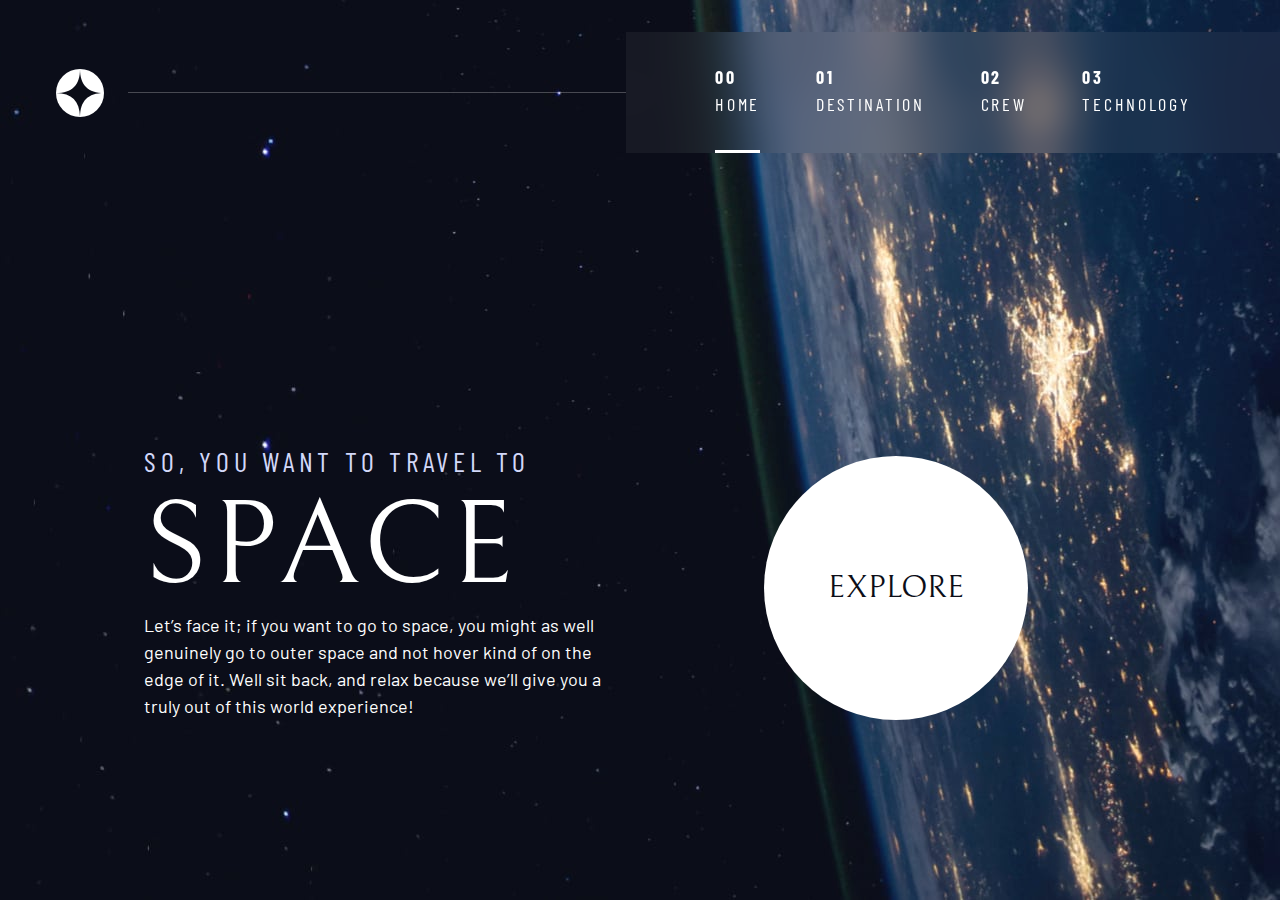
<file: index.html>
<!DOCTYPE html>
<html lang="en">
  <head>
    <meta charset="UTF-8" />
    <meta name="viewport" content="width=device-width, initial-scale=1.0" />

    <link
      rel="icon"
      type="image/png"
      sizes="32x32"
      href="./assets/favicon-32x32.png"
    />
    <!-- Google fonts -->
    <link rel="preconnect" href="https://fonts.googleapis.com" />
    <link rel="preconnect" href="https://fonts.gstatic.com" crossorigin />
    <link
      href="https://fonts.googleapis.com/css2?family=Barlow+Condensed:wght@400;700&family=Bellefair&family=Barlow:wght@400;700&display=swap"
      rel="stylesheet"
    />

    <!-- Our custom CSS -->
    <link rel="stylesheet" href="index.css" />
    <title>Frontend Mentor | Space tourism website</title>
  </head>

  <body class="home">
    <a class="skip-to-content" href="#main">Skip to content</a>
    <header class="primary-header flex">
      <div>
        <img
          src="./assets/shared/logo.svg"
          alt="space tourism logo"
          class="logo"
        />
      </div>
      <button
        id="hamburger"
        class="mobile-nav-toggle"
        aria-controls="primary-navigation"
      >
        <span class="sr-only" aria-expanded="false">Menu</span>
      </button>
      <nav>
        <ul
          id="primary-navigation"
          data-visible="false"
          class="primary-navigation underline-indicators flex"
        >
          <li class="active">
            <a
              class="ff-sans-cond uppercase text-white letter-spacing-2"
              href="index.html"
              ><span aria-hidden="true">00</span> Home</a
            >
          </li>
          <li>
            <a
              class="ff-sans-cond uppercase text-white letter-spacing-2"
              href="destination.html"
              ><span aria-hidden="true">01</span> Destination</a
            >
          </li>
          <li>
            <a
              class="ff-sans-cond uppercase text-white letter-spacing-2"
              href="crew.html"
              ><span aria-hidden="true">02</span> Crew</a
            >
          </li>
          <li>
            <a
              class="ff-sans-cond uppercase text-white letter-spacing-2"
              href="technology.html"
              ><span aria-hidden="true">03</span> Technology</a
            >
          </li>
        </ul>
      </nav>
    </header>

    <main id="main" class="grid-container grid-container--home">
      <div>
        <h1 class="text-accent fs-500 ff-sans-cond uppercase letter-spacing-1">
          So, you want to travel to
          <span class="fs-900 ff-serif text-white d-block">Space</span>
        </h1>
        <p>
          Let’s face it; if you want to go to space, you might as well genuinely
          go to outer space and not hover kind of on the edge of it. Well sit
          back, and relax because we’ll give you a truly out of this world
          experience!
        </p>
      </div>
      <div>
        <a
          href="destination.html"
          class="large-button uppercase ff-serif text-dark bg-white"
          >Explore</a
        >
      </div>
    </main>

    <script src="./navigation.js"></script>
  </body>
</html>
</file>
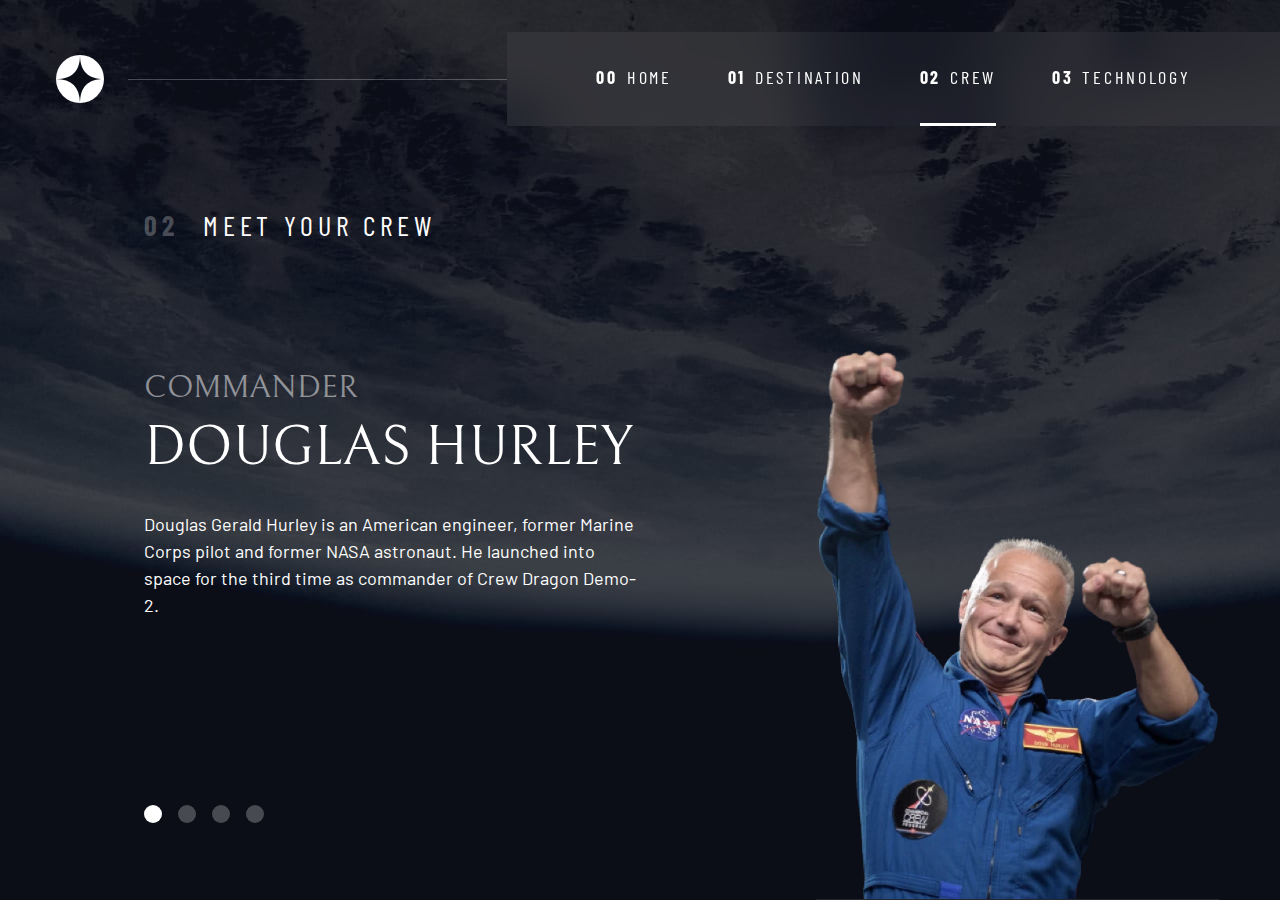
<file: crew.html>
<!DOCTYPE html>
<html lang="en">
  <head>
    <meta charset="UTF-8" />
    <meta name="viewport" content="width=device-width, initial-scale=1.0" />

    <link
      rel="icon"
      type="image/png"
      sizes="32x32"
      href="./assets/favicon-32x32.png"
    />

    <!-- Google fonts -->
    <link rel="preconnect" href="https://fonts.googleapis.com" />
    <link rel="preconnect" href="https://fonts.gstatic.com" crossorigin />
    <link
      href="https://fonts.googleapis.com/css2?family=Barlow+Condensed:wght@400;700&family=Bellefair&family=Barlow:wght@400;700&display=swap"
      rel="stylesheet"
    />

    <!-- Our custom CSS -->
    <link rel="stylesheet" href="index.css" />
    <title>Frontend Mentor | Space tourism website</title>
  </head>

  <body class="crew">
    <a class="skip-to-content" href="#main">Skip to content</a>
    <header class="primary-header flex">
      <div>
        <img
          src="./assets/shared/logo.svg"
          alt="space tourism logo"
          class="logo"
        />
      </div>
      <button class="mobile-nav-toggle" aria-controls="primary-navigation">
        <span class="sr-only" aria-expanded="false">Menu</span>
      </button>
      <nav>
        <ul
          id="primary-navigation"
          data-visible="false"
          class="primary-navigation underline-indicators flex"
        >
          <li>
            <a
              class="ff-sans-cond uppercase text-white letter-spacing-2"
              href="index.html"
              ><span aria-hidden="true">00</span>Home</a
            >
          </li>
          <li>
            <a
              class="ff-sans-cond uppercase text-white letter-spacing-2"
              href="destination.html"
              ><span aria-hidden="true">01</span>Destination</a
            >
          </li>
          <li class="active">
            <a
              class="ff-sans-cond uppercase text-white letter-spacing-2"
              href="crew.html"
              ><span aria-hidden="true">02</span>Crew</a
            >
          </li>
          <li>
            <a
              class="ff-sans-cond uppercase text-white letter-spacing-2"
              href="technology.html"
              ><span aria-hidden="true">03</span>Technology</a
            >
          </li>
        </ul>
      </nav>
    </header>

    <main id="main" class="grid-container grid-container--crew flow">
      <h1 class="numbered-title">
        <span aria-hidden="true">02</span> Meet your crew
      </h1>

      <div
        class="dot-indicators flex"
        role="tablist"
        aria-label="crew member list"
      >
        <button
          aria-selected="true"
          aria-controls="commander-tab"
          role="tab"
          data-image="commander-image"
          tabindex="0"
        >
          <span class="sr-only">The commander</span>
        </button>
        <button
          aria-selected="false"
          aria-controls="mission-tab"
          role="tab"
          data-image="mission-image"
          tabindex="-1"
        >
          <span class="sr-only">The mission specialist</span>
        </button>
        <button
          aria-selected="false"
          aria-controls="pilot-tab"
          role="tab"
          data-image="pilot-image"
          tabindex="-1"
        >
          <span class="sr-only">The pilot</span>
        </button>
        <button
          aria-selected="false"
          aria-controls="crew-tab"
          role="tab"
          data-image="crew-image"
          tabindex="-1"
        >
          <span class="sr-only">The crew engineer</span>
        </button>
      </div>

      <!-- commander -->
      <article
        class="crew-details flow"
        id="commander-tab"
        role="tabpanel"
        tabindex="0"
      >
        <header class="flow flow--space-small">
          <h2 class="fs-600 ff-serif uppercase">Commander</h2>
          <p class="fs-700 uppercase ff-serif">Douglas Hurley</p>
        </header>
        <p>
          Douglas Gerald Hurley is an American engineer, former Marine Corps
          pilot and former NASA astronaut. He launched into space for the third
          time as commander of Crew Dragon Demo-2.
        </p>
      </article>

      <!-- mission specialist -->
      <article
        hidden
        class="crew-details flow"
        id="mission-tab"
        role="tabpanel"
        tabindex="0"
      >
        <header class="flow flow--space-small">
          <h2 class="fs-600 ff-serif uppercase">Mission Specialist</h2>
          <p class="fs-700 uppercase ff-serif">Mark SHuttleworth</p>
        </header>
        <p>
          Mark Richard Shuttleworth is the founder and CEO of Canonical, the
          company behind the Linux-based Ubuntu operating system. Shuttleworth
          became the first South African to travel to space as a space tourist.
        </p>
      </article>

      <!-- pilot -->
      <article
        hidden
        class="crew-details flow"
        id="pilot-tab"
        role="tabpanel"
        tabindex="0"
      >
        <header class="flow flow--space-small">
          <h2 class="fs-600 ff-serif uppercase">Pilot</h2>
          <p class="fs-700 uppercase ff-serif">Victor Glover</p>
        </header>
        <p>
          Pilot on the first operational flight of the SpaceX Crew Dragon to the
          International Space Station. Glover is a commander in the U.S. Navy
          where he pilots an F/A-18.He was a crew member of Expedition 64, and
          served as a station systems flight engineer.
        </p>
      </article>

      <!-- engineer -->
      <article
        hidden
        class="crew-details flow"
        id="crew-tab"
        role="tabpanel"
        tabindex="0"
      >
        <header class="flow flow--space-small">
          <h2 class="fs-600 ff-serif uppercase">Flight Engineer</h2>
          <p class="fs-700 uppercase ff-serif">Anousheh Ansari</p>
        </header>
        <p>
          Anousheh Ansari is an Iranian American engineer and co-founder of
          Prodea Systems. Ansari was the fourth self-funded space tourist, the
          first self-funded woman to fly to the ISS, and the first Iranian in
          space.
        </p>
      </article>

      <picture id="commander-image">
        <source
          srcset="assets/crew/image-douglas-hurley.webp"
          type="image/webp"
        />
        <img src="assets/crew/image-douglas-hurley.png" alt="Douglas Hurley" />
      </picture>
      <picture hidden id="mission-image">
        <source
          srcset="assets/crew/image-mark-shuttleworth.webp"
          type="image/webp"
        />
        <img
          src="assets/crew/image-mark-shuttleworth.png"
          alt="Douglas Hurley"
        />
      </picture>
      <picture hidden id="pilot-image">
        <source
          srcset="assets/crew/image-victor-glover.webp"
          type="image/webp"
        />
        <img src="assets/crew/image-victor-glover.png" alt="Douglas Hurley" />
      </picture>
      <picture hidden id="crew-image">
        <source
          srcset="assets/crew/image-anousheh-ansari.webp"
          type="image/webp"
        />
        <img src="assets/crew/image-anousheh-ansari.png" alt="Douglas Hurley" />
      </picture>
    </main>

    <script src="navigation.js" defer></script>
    <script src="tabs.js" defer></script>
  </body>
</html>
</file>
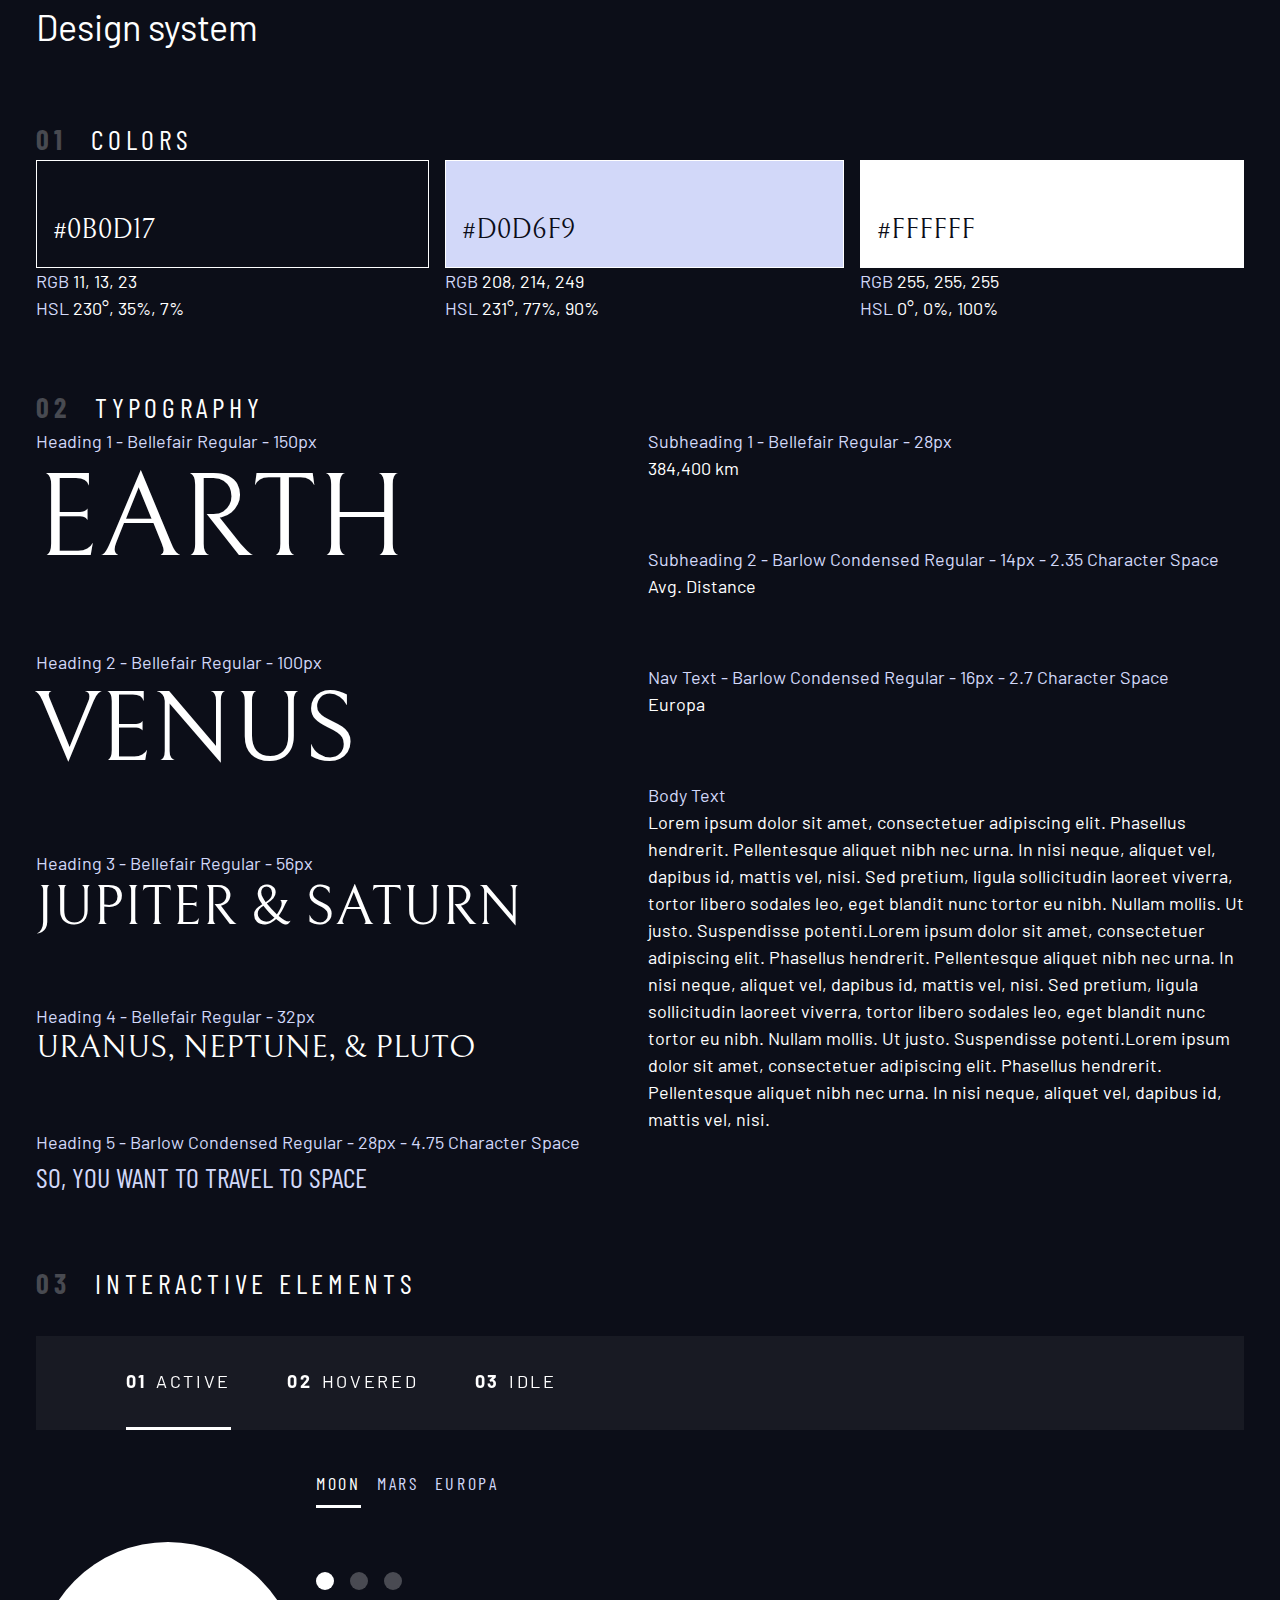
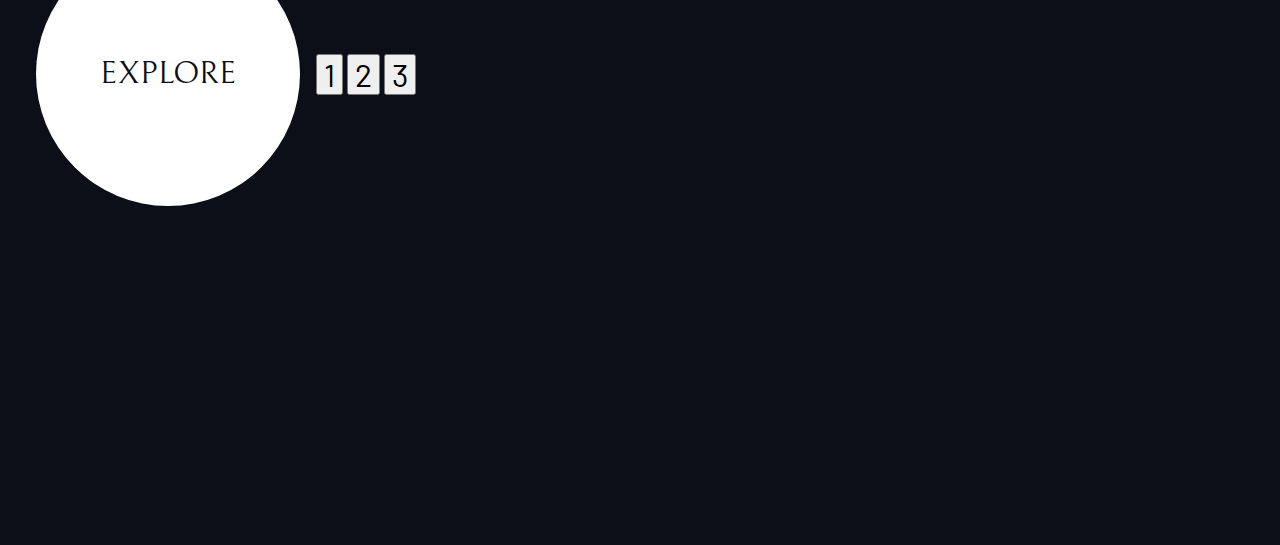
<file: design-system.html>
<!DOCTYPE html>
<html lang="en">
  <head>
    <meta charset="UTF-8" />
    <meta http-equiv="X-UA-Compatible" content="IE=edge" />
    <meta name="viewport" content="width=device-width, initial-scale=1.0" />
    <!-- Google fonts -->
    <link rel="preconnect" href="https://fonts.googleapis.com" />
    <link rel="preconnect" href="https://fonts.gstatic.com" crossorigin />
    <link
      href="https://fonts.googleapis.com/css2?family=Barlow+Condensed:wght@400;700&family=Bellefair&family=Barlow:wght@400;700&display=swap"
      rel="stylesheet"
    />
    <link rel="stylesheet" href="index.css" />
    <title>Design system</title>
  </head>
  <body>
    <div class="container">
      <h1>Design system</h1>

      <!-- 1 - Colors section -->
      <section id="colors" style="margin: 4rem 0">
        <h2 class="numbered-title"><span>01</span> colors</h2>
        <div class="flex">
          <div style="flex-grow: 1">
            <div
              class="bg-dark text-white ff-serif fs-500"
              style="padding: 3rem 1rem 1rem; border: 1px solid white"
            >
              #0B0D17
            </div>
            <p><span class="text-accent">RGB</span> 11, 13, 23</p>
            <p><span class="text-accent">HSL</span> 230°, 35%, 7%</p>
          </div>
          <div style="flex-grow: 1">
            <div
              class="bg-accent text-dark ff-serif fs-500"
              style="padding: 3rem 1rem 1rem; border: 1px solid white"
            >
              #D0D6F9
            </div>
            <p><span class="text-accent">RGB</span> 208, 214, 249</p>
            <p><span class="text-accent">HSL</span> 231°, 77%, 90%</p>
          </div>
          <div style="flex-grow: 1">
            <div
              class="bg-white text-dark ff-serif fs-500"
              style="padding: 3rem 1rem 1rem; border: 1px solid white"
            >
              #FFFFFF
            </div>
            <p><span class="text-accent">RGB</span> 255, 255, 255</p>
            <p><span class="text-accent">HSL</span> 0°, 0%, 100%</p>
          </div>
        </div>
      </section>

      <!-- 2 - Typography section -->
      <section id="typography" style="margin: 4rem 0">
        <h2 class="numbered-title"><span>02 </span>Typography</h2>
        <div class="flex">
          <div class="flow" style="flex-basis: 100%; --flow-space: 4rem">
            <div>
              <p class="text-accent">Heading 1 - Bellefair Regular - 150px</p>
              <p class="fs-900 ff-serif uppercase">Earth</p>
            </div>
            <div>
              <p class="text-accent">Heading 2 - Bellefair Regular - 100px</p>
              <p class="fs-800 ff-serif uppercase">Venus</p>
            </div>
            <div>
              <p class="text-accent">Heading 3 - Bellefair Regular - 56px</p>
              <p class="fs-700 ff-serif uppercase">Jupiter & Saturn</p>
            </div>
            <div>
              <p class="text-accent">Heading 4 - Bellefair Regular - 32px</p>
              <p class="fs-600 ff-serif uppercase">Uranus, Neptune, & Pluto</p>
            </div>
            <div>
              <p class="text-accent">
                Heading 5 - Barlow Condensed Regular - 28px - 4.75 Character
                Space
              </p>
              <p class="text-accent fs-500 ff-sans-cond uppercase letter-spa">
                So, you want to travel to space
              </p>
            </div>
          </div>

          <div class="flow" style="flex-basis: 100%; --flow-space: 4rem">
            <div>
              <p class="text-accent">Subheading 1 - Bellefair Regular - 28px</p>
              <p>384,400 km</p>
            </div>
            <div>
              <p class="text-accent">
                Subheading 2 - Barlow Condensed Regular - 14px - 2.35 Character
                Space
              </p>
              <p>Avg. Distance</p>
            </div>
            <div>
              <p class="text-accent">
                Nav Text - Barlow Condensed Regular - 16px - 2.7 Character Space
              </p>
              <p>Europa</p>
            </div>
            <div>
              <p class="text-accent">Body Text</p>
              <p>
                Lorem ipsum dolor sit amet, consectetuer adipiscing elit.
                Phasellus hendrerit. Pellentesque aliquet nibh nec urna. In nisi
                neque, aliquet vel, dapibus id, mattis vel, nisi. Sed pretium,
                ligula sollicitudin laoreet viverra, tortor libero sodales leo,
                eget blandit nunc tortor eu nibh. Nullam mollis. Ut justo.
                Suspendisse potenti.Lorem ipsum dolor sit amet, consectetuer
                adipiscing elit. Phasellus hendrerit. Pellentesque aliquet nibh
                nec urna. In nisi neque, aliquet vel, dapibus id, mattis vel,
                nisi. Sed pretium, ligula sollicitudin laoreet viverra, tortor
                libero sodales leo, eget blandit nunc tortor eu nibh. Nullam
                mollis. Ut justo. Suspendisse potenti.Lorem ipsum dolor sit
                amet, consectetuer adipiscing elit. Phasellus hendrerit.
                Pellentesque aliquet nibh nec urna. In nisi neque, aliquet vel,
                dapibus id, mattis vel, nisi.
              </p>
            </div>
          </div>
        </div>
      </section>

      <!-- 3 - Interactive section -->
      <section class="flow" id="interactive-elements">
        <h2 class="numbered-title"><span>03</span> Interactive elements</h2>

        <!-- navigation -->
        <div>
          <nav>
            <ul class="primary-navigation underline-indicators flex">
              <li class="active">
                <a class="uppercase text-white letter-spacing-2" href="#"
                  ><span>01</span>Active</a
                >
              </li>
              <li>
                <a class="uppercase text-white letter-spacing-2" href="#"
                  ><span>02</span>Hovered</a
                >
              </li>
              <li>
                <a class="uppercase text-white letter-spacing-2" href="#"
                  ><span>03</span>Idle</a
                >
              </li>
            </ul>
          </nav>
        </div>

        <div class="flex">
          <div style="margin-top: 5rem">
            <!-- explore button -->
            <a
              href="#"
              class="large-button uppercase ff-serif fs-600 text-dark bg-white"
              >Explore</a
            >
          </div>

          <div class="flow" style="margin-bottom: 50vh; --flow-space: 4rem">
            <!-- Tabs -->
            <div class="tabs-navigation underline-indicators flex">
              <button
                aria-selected="true"
                class="uppercase ff-sans-cond letter-spacing-2 text-white"
              >
                Moon
              </button>
              <button
                aria-selected="false"
                class="uppercase ff-sans-cond letter-spacing-2 text-accent"
              >
                Mars
              </button>
              <button
                aria-selected="false"
                class="uppercase ff-sans-cond letter-spacing-2 text-accent"
              >
                Europa
              </button>
            </div>

            <!-- Dots -->
            <div class="dot-indicators flex">
              <button aria-selected="true">
                <span class="sr-only">Slide title</span>
              </button>
              <button aria-selected="false">
                <span class="sr-only">Slide title</span>
              </button>
              <button aria-selected="false">
                <span class="sr-only">Slide title</span>
              </button>
            </div>

            <!-- Numbers -->
            <div class="number-indicators">
              <button aria-selected="true" class="fs-600">1</button>
              <button aria-selected="false" class="fs-600">2</button>
              <button aria-selected="false" class="fs-600">3</button>
            </div>
          </div>
        </div>
      </section>
    </div>
  </body>
</html>
</file>
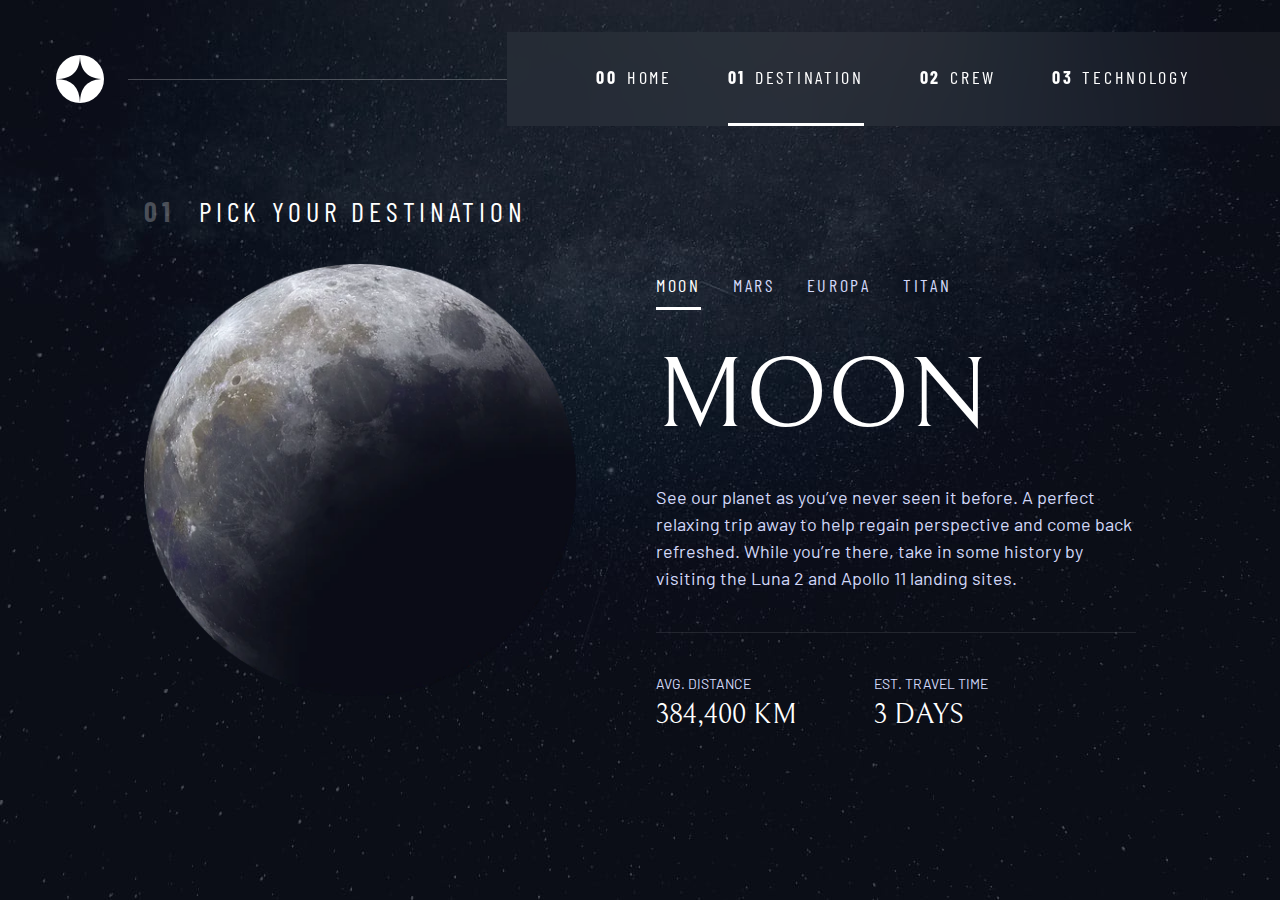
<file: destination.html>
<!DOCTYPE html>
<html lang="en">
<head>
  <meta charset="UTF-8">
  <meta name="viewport" content="width=device-width, initial-scale=1.0">

  <link rel="icon" type="image/png" sizes="32x32" href="./assets/favicon-32x32.png">
  <!-- Google fonts -->
  <link rel="preconnect" href="https://fonts.googleapis.com">
  <link rel="preconnect" href="https://fonts.gstatic.com" crossorigin>
  <link href="https://fonts.googleapis.com/css2?family=Barlow+Condensed:wght@400;700&family=Bellefair&family=Barlow:wght@400;700&display=swap"
      rel="stylesheet">
      
  <!-- Our custom CSS -->
  <link rel="stylesheet" href="index.css">
  <title>Frontend Mentor | Space tourism website</title>
  <script src="navigation.js" defer></script>
  <script src="tabs.js" defer></script>
</head>

<body class="destination">
  <a class="skip-to-content" href="#main">Skip to content</a>
  <header class="primary-header flex">
    <div>
      <img src="./assets/shared/logo.svg" alt="space tourism logo" class="logo">
    </div>
    <button class="mobile-nav-toggle" aria-controls="primary-navigation"><span class="sr-only" aria-expanded="false">Menu</span></button>
    <nav>
        <ul id="primary-navigation" data-visible="false" class="primary-navigation underline-indicators flex">
            <li><a class="ff-sans-cond uppercase text-white letter-spacing-2" href="index.html"><span aria-hidden="true">00</span>Home</a>
            <li class="active"><a class="ff-sans-cond uppercase text-white letter-spacing-2" href="destination.html"><span aria-hidden="true">01</span>Destination</a>
            <li><a class="ff-sans-cond uppercase text-white letter-spacing-2" href="crew.html"><span aria-hidden="true">02</span>Crew</a>
            <li><a class="ff-sans-cond uppercase text-white letter-spacing-2" href="technology.html"><span aria-hidden="true">03</span>Technology</a>
        </ul>
    </nav>
  </header>
  
  <main id="main" class="grid-container grid-container--destination flow">
    <h1 class="numbered-title"><span aria-hidden="true">01</span> Pick your destination</h1>
    
    <picture id="moon-image">
      <source srcset="assets/destination/image-moon.webp" type="image/webp">
      <img src="assets/destination/image-moon.png" alt="the moon">
    </picture>
    <picture hidden id="mars-image">
      <source srcset="assets/destination/image-mars.webp" type="image/webp">
      <img src="assets/destination/image-mars.png" alt="the planet mars">
    </picture>
    <picture hidden id="europa-image">
      <source srcset="assets/destination/image-europa.webp" type="image/webp">
      <img src="assets/destination/image-europa.png" alt="the planet europa">
    </picture>
    <picture hidden id="titan-image">
      <source srcset="assets/destination/image-titan.webp" type="image/webp">
      <img src="assets/destination/image-titan.png" alt="the moon titan">
    </picture>
    
    
    <div class="tab-list underline-indicators flex" role="tablist" aria-label="destination list">
        <button aria-selected="true" role="tab" aria-controls="moon-tab" class="uppercase ff-sans-cond text-accent letter-spacing-2" tabindex="0" data-image="moon-image">Moon</button>
        <button aria-selected="false" role="tab" aria-controls="mars-tab" class="uppercase ff-sans-cond text-accent letter-spacing-2" tabindex="-1" data-image="mars-image">Mars</button>
        <button aria-selected="false" role="tab" aria-controls="europa-tab" class="uppercase ff-sans-cond text-accent letter-spacing-2" tabindex="-1" data-image="europa-image">Europa</button>
        <button aria-selected="false" role="tab" aria-controls="titan-tab" class="uppercase ff-sans-cond text-accent letter-spacing-2" tabindex="-1" data-image="titan-image">Titan</button>
    </div>

    <!-- The moon -->
    <article class="destination-info flow" id="moon-tab" tabindex="0" role="tabpanel">
      <h2 class="fs-800 uppercase ff-serif">Moon</h2>

      <p class="text-accent">See our planet as you’ve never seen it before. A perfect relaxing trip away to help 
      regain perspective and come back refreshed. While you’re there, take in some history 
      by visiting the Luna 2 and Apollo 11 landing sites.</p>
      
      <div class="destination-meta flex">
        <div>
          <h3 class="text-accent fs-200 uppercase">Avg. distance</h3>
          <p class="ff-serif uppercase">384,400 km</p>
        </div>
        <div>
          <h3 class="text-accent fs-200 uppercase">Est. travel time</h3>
          <p class="ff-serif uppercase">3 days</p>
        </div>
      </div>
    </article>
    
    <!-- Mars -->
    <article hidden class="destination-info flow" id="mars-tab" tabindex="0" role="tabpanel">
      <h2 class="fs-800 uppercase ff-serif">Mars</h2>

      <p>Don’t forget to pack your hiking boots. You’ll need them to tackle Olympus Mons, 
  the tallest planetary mountain in our solar system. It’s two and a half times 
  the size of Everest!</p>
      
      <div class="destination-meta flex">
        <div>
          <h3 class="text-accent fs-200 uppercase">Avg. distance</h3>
          <p class="ff-serif uppercase">225 mil. km</p>
        </div>
        <div>
          <h3 class="text-accent fs-200 uppercase">Est. travel time</h3>
          <p class="ff-serif uppercase">9 months</p>
        </div>
      </div>
    </article>
    
    <!-- Europa -->
    <article hidden class="destination-info flow" id="europa-tab" tabindex="0" role="tabpanel">
      <h2 class="fs-800 uppercase ff-serif">Europa</h2>

      <p>The smallest of the four Galilean moons orbiting Jupiter, Europa is a 
  winter lover’s dream. With an icy surface, it’s perfect for a bit of 
  ice skating, curling, hockey, or simple relaxation in your snug 
  wintery cabin.</p>
      <div class="destination-meta flex">
        <div>
          <h3 class="text-accent fs-200 uppercase">Avg. distance</h3>
          <p class="ff-serif uppercase">628 mil. km</p>
        </div>
        <div>
          <h3 class="text-accent fs-200 uppercase">Est. travel time</h3>
          <p class="ff-serif uppercase">3 years</p>
        </div>
      </div>
    </article>
    
    <!-- Titan -->
    <article hidden class="destination-info flow" id="titan-tab" tabindex="0" role="tabpanel">
      <h2 class="fs-800 uppercase ff-serif">Titan</h2>

      <p>The only moon known to have a dense atmosphere other than Earth, Titan 
  is a home away from home (just a few hundred degrees colder!). As a 
  bonus, you get striking views of the Rings of Saturn.</p>
      
      <div class="destination-meta flex">
        <div>
          <h3 class="text-accent fs-200 uppercase">Avg. distance</h3>
          <p class="ff-serif uppercase">1.6 bil. km</p>
        </div>
        <div>
          <h3 class="text-accent fs-200 uppercase">Est. travel time</h3>
          <p class="ff-serif uppercase">7 years</p>
        </div>
      </div>
    </article>
  </main>
  
<body>


  
</body>
</html>
</file>
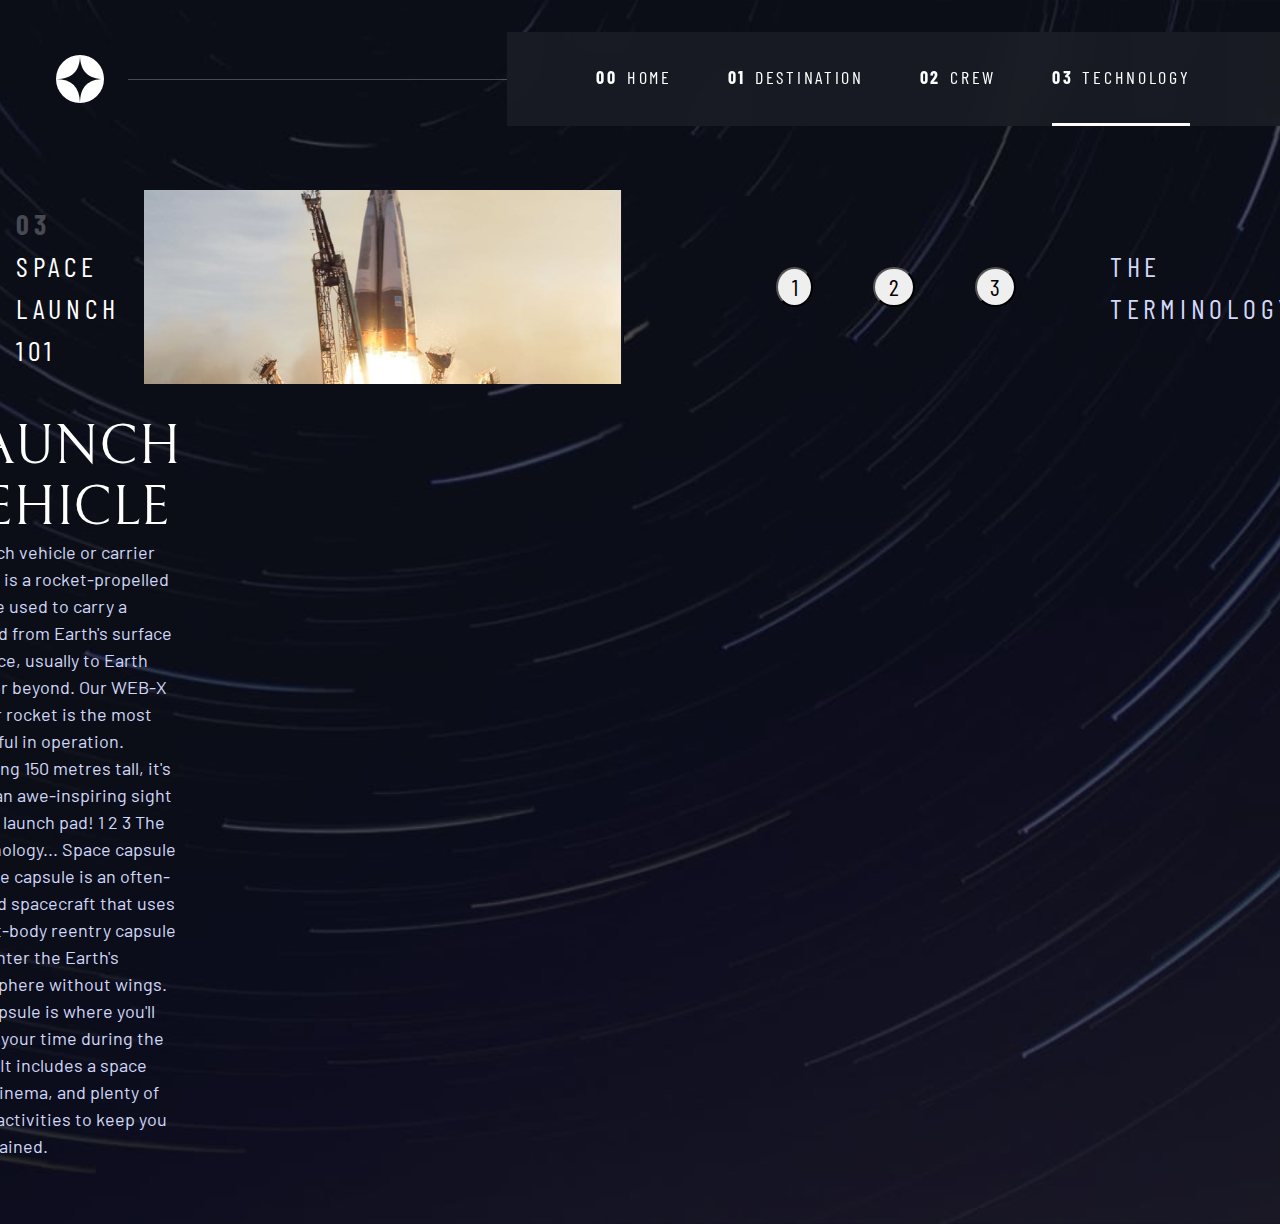
<file: technology.html>
<!DOCTYPE html>
<html lang="en">
  <head>
    <meta charset="UTF-8" />
    <meta name="viewport" content="width=device-width, initial-scale=1.0" />

    <link
      rel="icon"
      type="image/png"
      sizes="32x32"
      href="./assets/favicon-32x32.png"
    />
    <!-- Google fonts -->
    <link rel="preconnect" href="https://fonts.googleapis.com" />
    <link rel="preconnect" href="https://fonts.gstatic.com" crossorigin />
    <link
      href="https://fonts.googleapis.com/css2?family=Barlow+Condensed:wght@400;700&family=Bellefair&family=Barlow:wght@400;700&display=swap"
      rel="stylesheet"
    />

    <!-- Our custom CSS -->
    <link rel="stylesheet" href="index.css" />
    <title>Frontend Mentor | Space tourism website</title>
    <script src="navigation.js" defer></script>
    <script src="tabs.js" defer></script>

    <title>Frontend Mentor | Space tourism website</title>
  </head>
  <body class="technology">
    <a class="skip-to-content" href="#main">Skip to content</a>
    <header class="primary-header flex">
      <div>
        <img
          src="./assets/shared/logo.svg"
          alt="space tourism logo"
          class="logo"
        />
      </div>
      <button class="mobile-nav-toggle" aria-controls="primary-navigation">
        <span class="sr-only" aria-expanded="false">Menu</span>
      </button>
      <nav>
        <ul
          id="primary-navigation"
          data-visible="false"
          class="primary-navigation underline-indicators flex"
        >
          <li>
            <a
              class="ff-sans-cond uppercase text-white letter-spacing-2"
              href="index.html"
              ><span aria-hidden="true">00</span>Home</a
            >
          </li>
          <li>
            <a
              class="ff-sans-cond uppercase text-white letter-spacing-2"
              href="destination.html"
              ><span aria-hidden="true">01</span>Destination</a
            >
          </li>
          <li>
            <a
              class="ff-sans-cond uppercase text-white letter-spacing-2"
              href="crew.html"
              ><span aria-hidden="true">02</span>Crew</a
            >
          </li>
          <li class="active">
            <a
              class="ff-sans-cond uppercase text-white letter-spacing-2"
              href="technology.html"
              ><span aria-hidden="true">03</span>Technology</a
            >
          </li>
        </ul>
      </nav>
    </header>

    <main id="main" class="grid-container grid-container--technology flow">
      <h1 class="numbered-title">
        <span aria-hidden="true">03</span> Space launch 101
      </h1>

      <!-- Main picture -->
      <picture id="vehicle-image">
        <img
          src="assets/technology/image-launch-vehicle-landscape.jpg"
          alt="the rocket"
        />
      </picture>
      <picture hidden id="capsule-image">
        <img
          src="assets/technology/image-space-capsule-landscape.jpg"
          alt="the capsule"
        />
      </picture>
      <picture hidden id="spaceport-image">
        <img
          src="assets/technology/image-spaceport-landscape.jpg"
          alt="spaceport image"
        />
      </picture>

      <!-- circle buttons -->
      <div
        class="round-indicators flex"
        role="tablist"
        aria-label="destination list"
      >
        <button
          aria-selected="true"
          role="tab"
          aria-controls="moon-tab"
          class="ff-sans-cond"
          tabindex="0"
          data-image="moon-image"
        >
          1
        </button>
        <button
          aria-selected="false"
          role="tab"
          aria-controls="mars-tab"
          class="ff-sans-cond"
          tabindex="-1"
          data-image="mars-image"
        >
          2
        </button>
        <button
          aria-selected="false"
          role="tab"
          aria-controls="europa-tab"
          class="ff-sans-cond"
          tabindex="-1"
          data-image="europa-image"
        >
          3
        </button>
      </div>

      <h1 class="text-accent fs-500 ff-sans-cond uppercase letter-spacing-1">
        The terminology...
      </h1>
      <!-- article -->
      <article>
        <h2 class="fs-700 uppercase ff-serif">Launch vehicle</h2>
        <p class="text-accent">
          A launch vehicle or carrier rocket is a rocket-propelled vehicle used
          to carry a payload from Earth's surface to space, usually to Earth
          orbit or beyond. Our WEB-X carrier rocket is the most powerful in
          operation. Standing 150 metres tall, it's quite an awe-inspiring sight
          on the launch pad! 1 2 3 The terminology... Space capsule A space
          capsule is an often-crewed spacecraft that uses a blunt-body reentry
          capsule to reenter the Earth's atmosphere without wings. Our capsule
          is where you'll spend your time during the flight. It includes a space
          gym, cinema, and plenty of other activities to keep you entertained.
        </p>
      </article>
    </main>
  </body>
</html>
</file>
<file: index.css>
/* ------------------- */
/* Custom properties   */
/* ------------------- */

:root {
  /* colors */
  --clr-dark: 230 35% 7%;
  --clr-light: 231 77% 90%;
  --clr-white: 0 0% 100%;

  /* font-sizes */
  --fs-900: clamp(5rem, 8vw + 1rem, 9.375rem);
  --fs-800: 3.5rem;
  --fs-700: 2rem;
  --fs-600: 1rem;
  --fs-500: 1rem;
  --fs-400: 0.9375rem;
  --fs-300: 1rem;
  --fs-200: 0.875rem;

  /* font-families */
  --ff-serif: "Bellefair", serif;
  --ff-sans-cond: "Barlow Condensed", sans-serif;
  --ff-sans-normal: "Barlow", sans-serif;
}

@media (min-width: 35em) {
  :root {
    --fs-800: 5rem;
    --fs-700: 2.5rem;
    --fs-600: 1.5rem;
    --fs-500: 1.25rem;
    --fs-400: 1rem;
  }
}

@media (min-width: 45em) {
  :root {
    /* font-sizes */
    --fs-800: 6.25rem;
    --fs-700: 3.5rem;
    --fs-600: 2rem;
    --fs-500: 1.75rem;
    --fs-400: 1.125rem;
  }
}

/* ------------------- */
/* Reset               */
/* ------------------- */

/* https://piccalil.li/blog/a-modern-css-reset/ */

/* Box sizing */
*,
*::before,
*::after {
  box-sizing: border-box;
}

/* Reset margins */
body,
h1,
h2,
h3,
h4,
h5,
p,
figure,
picture {
  margin: 0;
}

h1,
h2,
h3,
h4,
h5,
h6,
p {
  font-weight: 400;
}

/* set up the body */
body {
  font-family: var(--ff-sans-normal);
  font-size: var(--fs-400);
  color: hsl(var(--clr-white));
  background-color: hsl(var(--clr-dark));
  line-height: 1.5;
  min-height: 100vh;

  display: grid;
  grid-template-rows: min-content 1fr;

  overflow-x: hidden;
}

/* make images easier to work with */
img,
picutre {
  max-width: 100%;
  display: block;
}

/* make form elements easier to work with */
input,
button,
textarea,
select {
  font: inherit;
}

/* remove animations for people who've turned them off */
@media (prefers-reduced-motion: reduce) {
  *,
  *::before,
  *::after {
    animation-duration: 0.01ms !important;
    animation-iteration-count: 1 !important;
    transition-duration: 0.01ms !important;
    scroll-behavior: auto !important;
  }
}

/* ------------------- */
/* Utility classes     */
/* ------------------- */

/* general */

.flex {
  display: flex;
  gap: var(--gap, 1rem);
}

.grid {
  display: grid;
  gap: var(--gap, 1rem);
}

.d-block {
  display: block;
}

.flow > *:where(:not(:first-child)) {
  margin-top: var(--flow-space, 1rem);
}

.flow--space-small {
  --flow-space: 0.75rem;
}

.container {
  padding-inline: 2em;
  margin-inline: auto;
  max-width: 80rem;
}

.sr-only {
  position: absolute;
  width: 1px;
  height: 1px;
  padding: 0;
  margin: -1px;
  overflow: hidden;
  clip: rect(0, 0, 0, 0);
  white-space: nowrap; /* added line */
  border: 0;
}

.skip-to-content {
  position: absolute;
  z-index: 9999;
  background: hsl(var(--clr-white));
  color: hsl(var(--clr-dark));
  padding: 0.5em 1em;
  margin-inline: auto;
  transform: translateY(-100%);
  transition: transform 250ms ease-in;
}

.skip-to-content:focus {
  transform: translateY(0);
}

/* colors */

.bg-dark {
  background-color: hsl(var(--clr-dark));
}
.bg-accent {
  background-color: hsl(var(--clr-light));
}
.bg-white {
  background-color: hsl(var(--clr-white));
}

.text-dark {
  color: hsl(var(--clr-dark));
}
.text-accent {
  color: hsl(var(--clr-light));
}
.text-white {
  color: hsl(var(--clr-white));
}

/* typography */

.ff-serif {
  font-family: var(--ff-serif);
}
.ff-sans-cond {
  font-family: var(--ff-sans-cond);
}
.ff-sans-normal {
  font-family: var(--ff-sans-normal);
}

.letter-spacing-1 {
  letter-spacing: 4.75px;
}
.letter-spacing-2 {
  letter-spacing: 2.7px;
}
.letter-spacing-3 {
  letter-spacing: 2.35px;
}

.uppercase {
  text-transform: uppercase;
}

.fs-900 {
  font-size: var(--fs-900);
}
.fs-800 {
  font-size: var(--fs-800);
}
.fs-700 {
  font-size: var(--fs-700);
}
.fs-600 {
  font-size: var(--fs-600);
}
.fs-500 {
  font-size: var(--fs-500);
}
.fs-400 {
  font-size: var(--fs-400);
}
.fs-300 {
  font-size: var(--fs-300);
}
.fs-200 {
  font-size: var(--fs-200);
}

.fs-900,
.fs-800,
.fs-700,
.fs-600 {
  line-height: 1.1;
}

.numbered-title {
  font-family: var(--ff-sans-cond);
  font-size: var(--fs-500);
  text-transform: uppercase;
  letter-spacing: 4.72px;
}

.numbered-title span {
  margin-right: 0.5em;
  font-weight: 700;
  color: hsl(var(--clr-white) / 0.25);
}

/* ------------------- */
/* Compontents         */
/* ------------------- */

.large-button {
  font-size: 2rem;
  position: relative;
  z-index: 1;
  display: inline-grid;
  place-items: center;
  padding: 0 2em;
  border-radius: 50%;
  aspect-ratio: 1;
  text-decoration: none;
}

.large-button::after {
  content: "";
  position: absolute;
  z-index: -1;
  width: 100%;
  height: 100%;
  background: hsl(var(--clr-white) / 0.1);
  border-radius: 50%;
  opacity: 0;
  transition: opacity 500ms linear, transform 750ms ease-in-out;
}

.large-button:hover::after,
.large-button:focus::after {
  opacity: 1;
  transform: scale(1.5);
}

.round-indicators {
  width: 15rem;
  justify-content: space-between;
}

.round-indicators > button {
  border-radius: 50%;
  font-size: 1.5rem;
  padding: 0 0.85rem;
}

/* primary-header */

.logo {
  margin: 1.5rem clamp(1.5rem, 5vw, 3.5rem);
}

.primary-header {
  justify-content: space-between;
  align-items: center;
}

.primary-navigation {
  --gap: clamp(1.5rem, 5vw, 3.5rem);
  --underline-gap: 2rem;
  list-style: none;
  padding: 0;
  margin: 0;
  background: hsl(var(--clr-white) / 0.05);
  backdrop-filter: blur(1.5rem);
}

.primary-navigation a {
  text-decoration: none;
}

.primary-navigation a > span {
  font-weight: 700;
  margin-right: 0.5em;
}

.mobile-nav-toggle {
  display: none;
}

@media (max-width: 35rem) {
  .primary-navigation {
    --underline-gap: 0.5rem;
    position: fixed;
    z-index: 1000;
    inset: 0 0 0 30%;
    list-style: none;
    padding: min(20rem, 15vh) 2rem;
    margin: 0;
    flex-direction: column;
    transform: translateX(100%);
    transition: transform 500ms ease-in-out;
  }

  .primary-navigation[data-visible="true"] {
    transform: translateX(0);
  }

  .primary-navigation.underline-indicators > .active {
    border: 0;
  }

  .mobile-nav-toggle {
    display: block;
    position: absolute;
    z-index: 2000;
    right: 1rem;
    top: 2rem;
    background: transparent;
    background-image: url(./assets/shared/icon-hamburger.svg);
    background-repeat: no-repeat;
    background-position: center;
    width: 1.5rem;
    aspect-ratio: 1;
    border: 0;
  }

  .mobile-nav-toggle[aria-expanded="true"] {
    background-image: url(./assets/shared/icon-close.svg);
  }

  .mobile-nav-toggle:focus-visible {
    outline: 5px solid white;
    outline-offset: 5px;
  }
}

@media (min-width: 35em) {
  .primary-navigation {
    padding-inline: clamp(3rem, 7vw, 7rem);
  }
}

@media (min-width: 35em) and (max-width: 44.999em) {
  .primary-navigation a > span {
    display: none;
  }
}

@media (min-width: 45em) {
  .primary-header::after {
    content: "";
    display: block;
    position: relative;
    height: 1px;
    width: 100%;
    margin-right: -2.5rem;
    background: hsl(var(--clr-white) / 0.25);
    order: 1;
  }

  nav {
    order: 2;
  }

  .primary-navigation {
    margin-block: 2rem;
  }
}

.underline-indicators > * {
  cursor: pointer;
  padding: var(--underline-gap, 0.5rem) 0;
  border: 0;
  border-bottom: 0.2rem solid hsl(var(--clr-white) / 0);
  background-color: transparent;
}

.underline-indicators > *:hover,
.underline-indicators > *:focus {
  border-color: hsl(var(--clr-white) / 0.5);
}

.underline-indicators > .active,
.underline-indicators > [aria-selected="true"] {
  color: hsl(var(--clr-white) / 1);
  border-color: hsl(var(--clr-white) / 1);
}

.tab-list {
  --gap: 2rem;
}

.dot-indicators > * {
  cursor: pointer;
  border: 0;
  border-radius: 50%;
  padding: 0.5em;
  background-color: hsl(var(--clr-white) / 0.25);
}

.dot-indicators > *:hover,
.dot-indicators > *:focus {
  background-color: hsl(var(--clr-white) / 0.5);
}

.dot-indicators > [aria-selected="true"] {
  background-color: hsl(var(--clr-white) / 1);
}

/* ----------------------------- */
/* Page specific background      */
/* ----------------------------- */
body {
  background-size: cover;
  background-position: bottom center;
}
/* home */
.home {
  background-image: url(./assets/home/background-home-mobile.jpg);
}

@media (min-width: 35rem) {
  .home {
    background-position: center center;
    background-image: url(./assets/home/background-home-tablet.jpg);
  }
}

@media (min-width: 45rem) {
  .home {
    background-image: url(./assets/home/background-home-desktop.jpg);
  }
}

/* destination */
.destination {
  background-image: url(./assets/destination/background-destination-mobile.jpg);
}

@media (min-width: 35rem) {
  .destination {
    background-position: center center;
    background-image: url(./assets/destination/background-destination-tablet.jpg);
  }
}

@media (min-width: 45rem) {
  .destination {
    background-image: url(./assets/destination/background-destination-desktop.jpg);
  }
}

/* crew */
.crew {
  background-image: url(./assets/crew/background-crew-mobile.jpg);
}

@media (min-width: 35rem) {
  .crew {
    background-position: center center;
    background-image: url(./assets/crew/background-crew-tablet.jpg);
  }
}

@media (min-width: 45rem) {
  .crew {
    background-image: url(./assets/crew/background-crew-desktop.jpg);
  }
}

/* technology */
.technology {
  background-image: url(./assets/technology/background-technology-mobile.jpg);
}

@media (min-width: 35rem) {
  .technology {
    background-position: center center;
    background-image: url(./assets/technology/background-technology-tablet.jpg);
  }
}

@media (min-width: 45rem) {
  .technology {
    background-image: url(./assets/technology/background-technology-desktop.jpg);
  }
}

/* ----------------------------- */
/* Layout                        */
/* ----------------------------- */

.grid-container {
  text-align: center;
  display: grid;
  place-items: center;
  padding-inline: 1rem;
  padding-bottom: 4rem;
}

.grid-container p:not([class]) {
  max-width: 50ch;
}

.numbered-title {
  grid-area: title;
}

/* destination layout */

.grid-container--destination {
  --flow-space: 2rem;
  grid-template-areas:
    "title"
    "image"
    "tabs"
    "content";
}

.grid-container--destination > picture {
  grid-area: image;
  max-width: 60%;
  align-self: start;
}

.grid-container--destination > .tab-list {
  grid-area: tabs;
}

.grid-container--destination > .destination-info {
  grid-area: content;
}

.destination-meta {
  flex-direction: column;
  border-top: 1px solid hsl(var(--clr-white) / 0.1);
  padding-top: 2.5rem;
  margin-top: 2.5rem;
}

.destination-meta p {
  font-size: 1.75rem;
}

/* crew layout */

.grid-container--crew {
  --flow-space: 2rem;
  grid-template-areas:
    "title"
    "image"
    "tabs"
    "content";
}

.grid-container--crew > picture {
  grid-area: image;
  max-width: 60%;
  border-bottom: 1px solid hsl(var(--clr-white) / 0.1);
}

.grid-container--crew > .dot-indicators {
  grid-area: tabs;
}

.grid-container--crew > .crew-details {
  grid-area: content;
}

.crew-details h2 {
  color: hsl(var(--clr-white) / 0.5);
}

/* technology layout */

.grid-container--technology {
  --flow-space: 2rem;
  grid-template-areas:
    "title"
    "image"
    "tabs"
    "content";
}

/* ////////////////////////////////////////// */
/* @media */

@media (min-width: 35em) {
  .numbered-title {
    justify-self: start;
    margin-top: 2rem;
  }

  .destination-meta {
    flex-direction: row;
    justify-content: space-evenly;
  }

  .grid-container--crew {
    padding-bottom: 0;
    grid-template-areas:
      "title"
      "content"
      "tabs"
      "image";
  }
}

@media (min-width: 45em) {
  .grid-container {
    text-align: left;
    column-gap: var(--container-gap, 2rem);
    grid-template-columns: minmax(1rem, 1fr) repeat(2, minmax(0, 30rem)) minmax(
        1rem,
        1fr
      );
  }

  .grid-container--home {
    padding-bottom: max(6rem, 20vh);
    align-items: end;
  }

  .grid-container--home > *:first-child {
    grid-column: 2;
  }

  .grid-container--home > *:last-child {
    grid-column: 3;
  }

  .grid-container--destination {
    justify-items: start;
    align-content: start;
    grid-template-areas:
      ". title title ."
      ". image tabs ."
      ". image content .";
  }

  .grid-container--destination > picture {
    max-width: 90%;
  }

  .destination-meta {
    --gap: min(6vw, 6rem);
    justify-content: start;
  }

  .grid-container--crew {
    grid-template-columns: minmax(1rem, 1fr) minmax(0, 40rem) minmax(0, 20rem) minmax(
        1rem,
        1fr
      );
    justify-items: start;
    grid-template-areas:
      ". title title ."
      ". content image ."
      ". tabs image .";
  }

  /* .grid-container--crew > .dot-indicators {
    justify-self: start;
  } */

  .grid-container--crew > picture {
    grid-column: span 2;
    align-self: end;
    max-width: 90%;
  }
}
</file>
